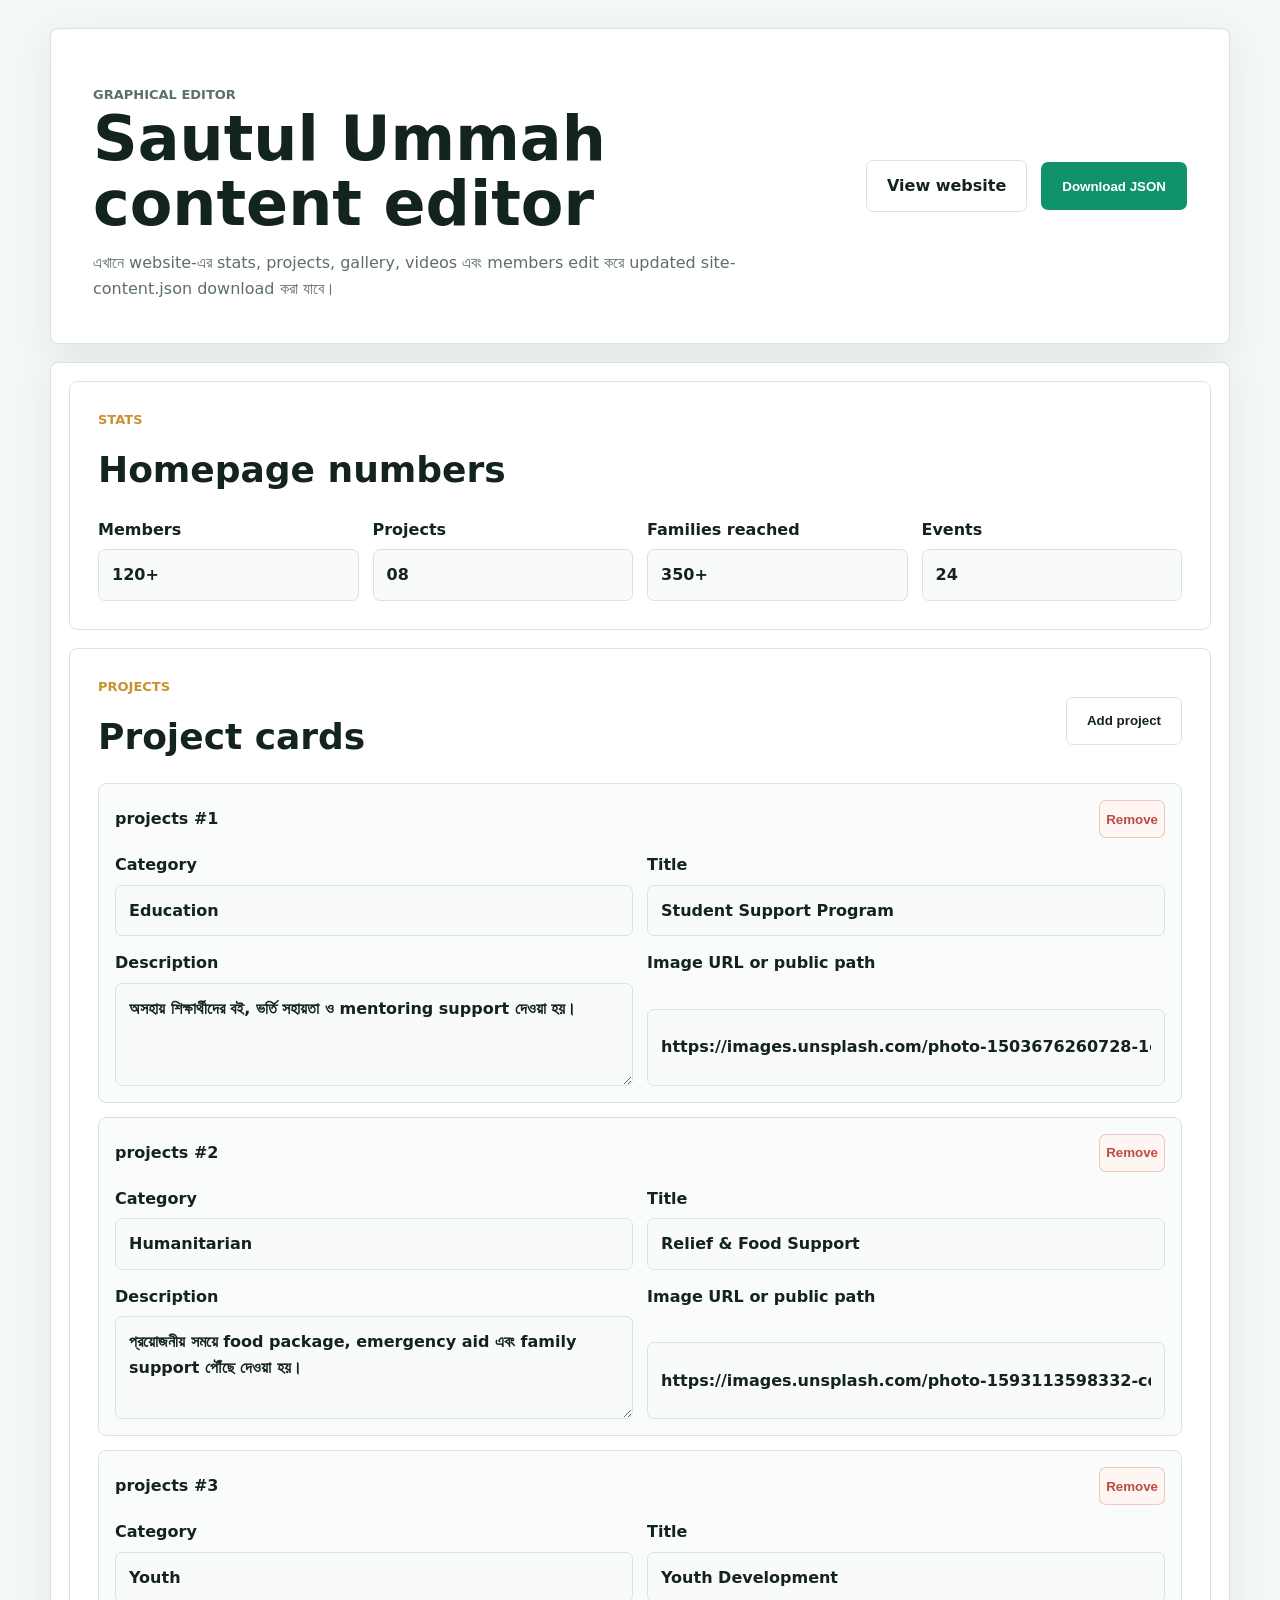
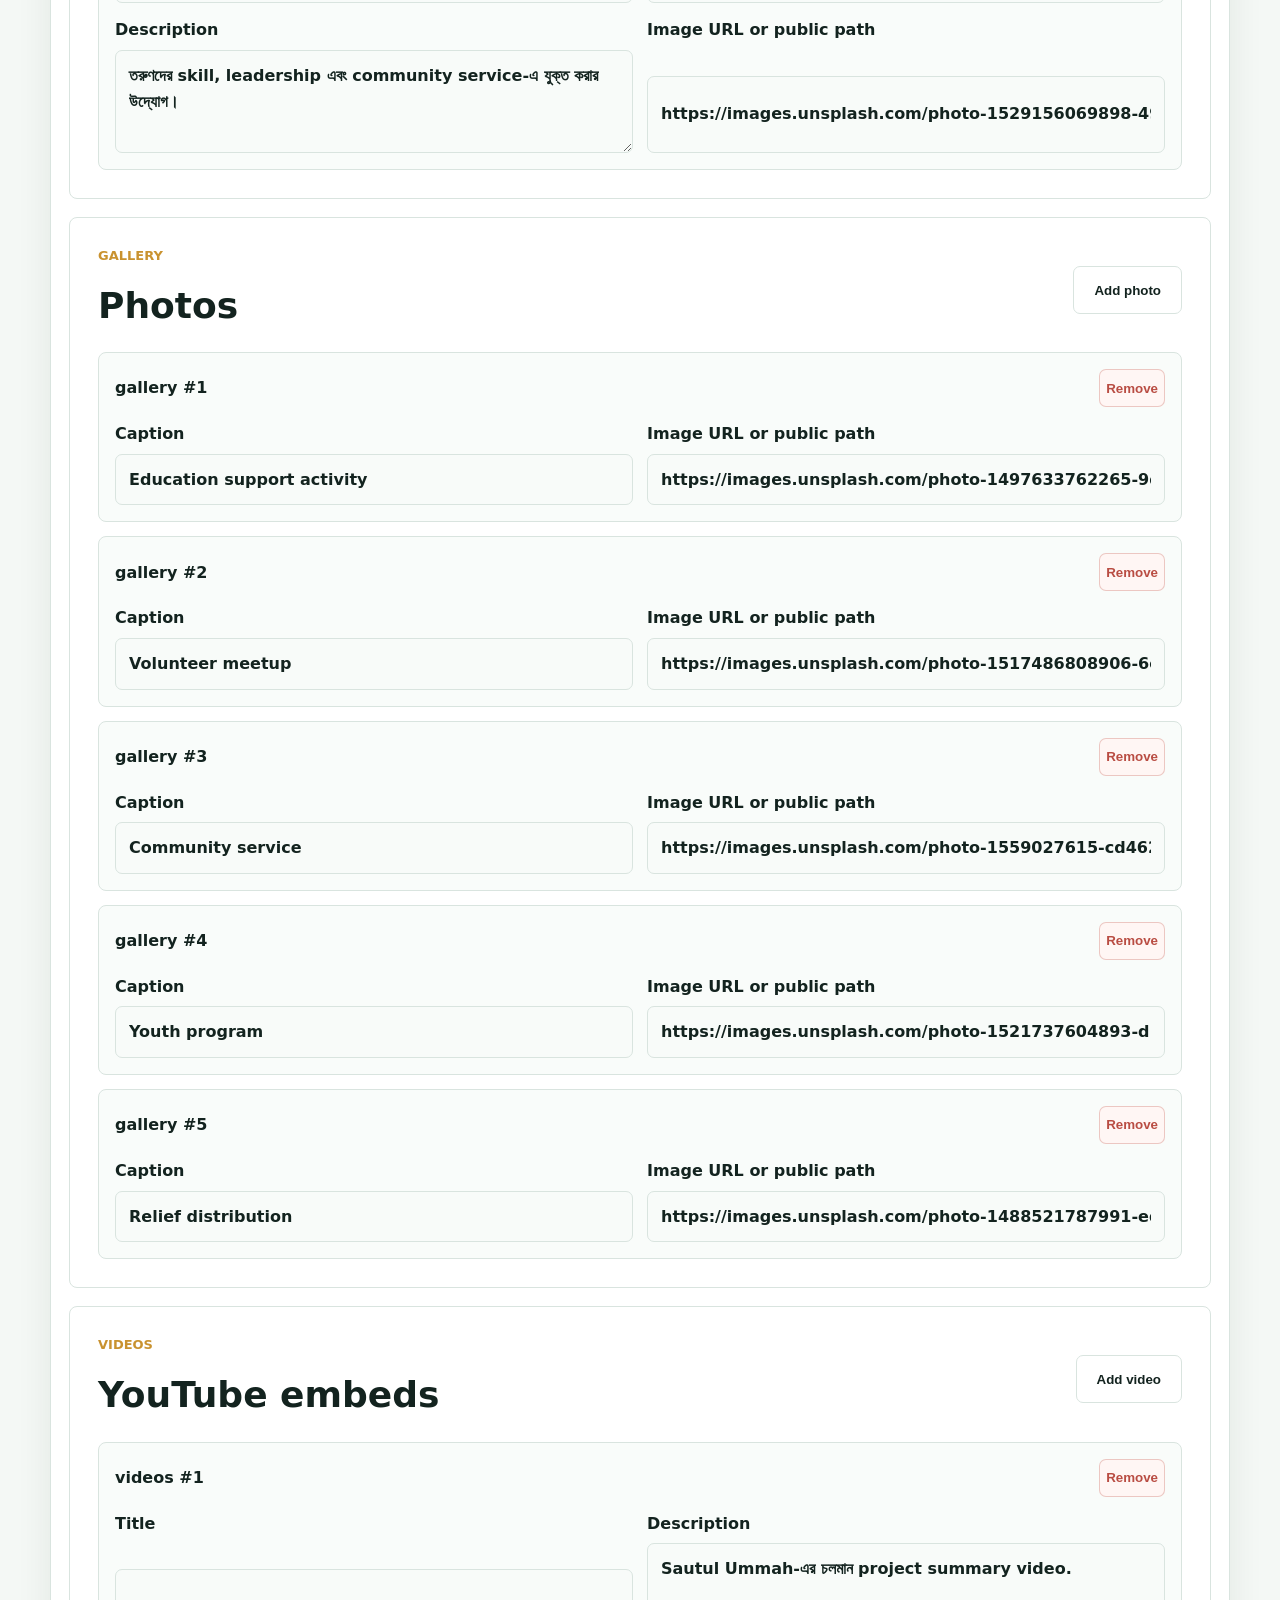
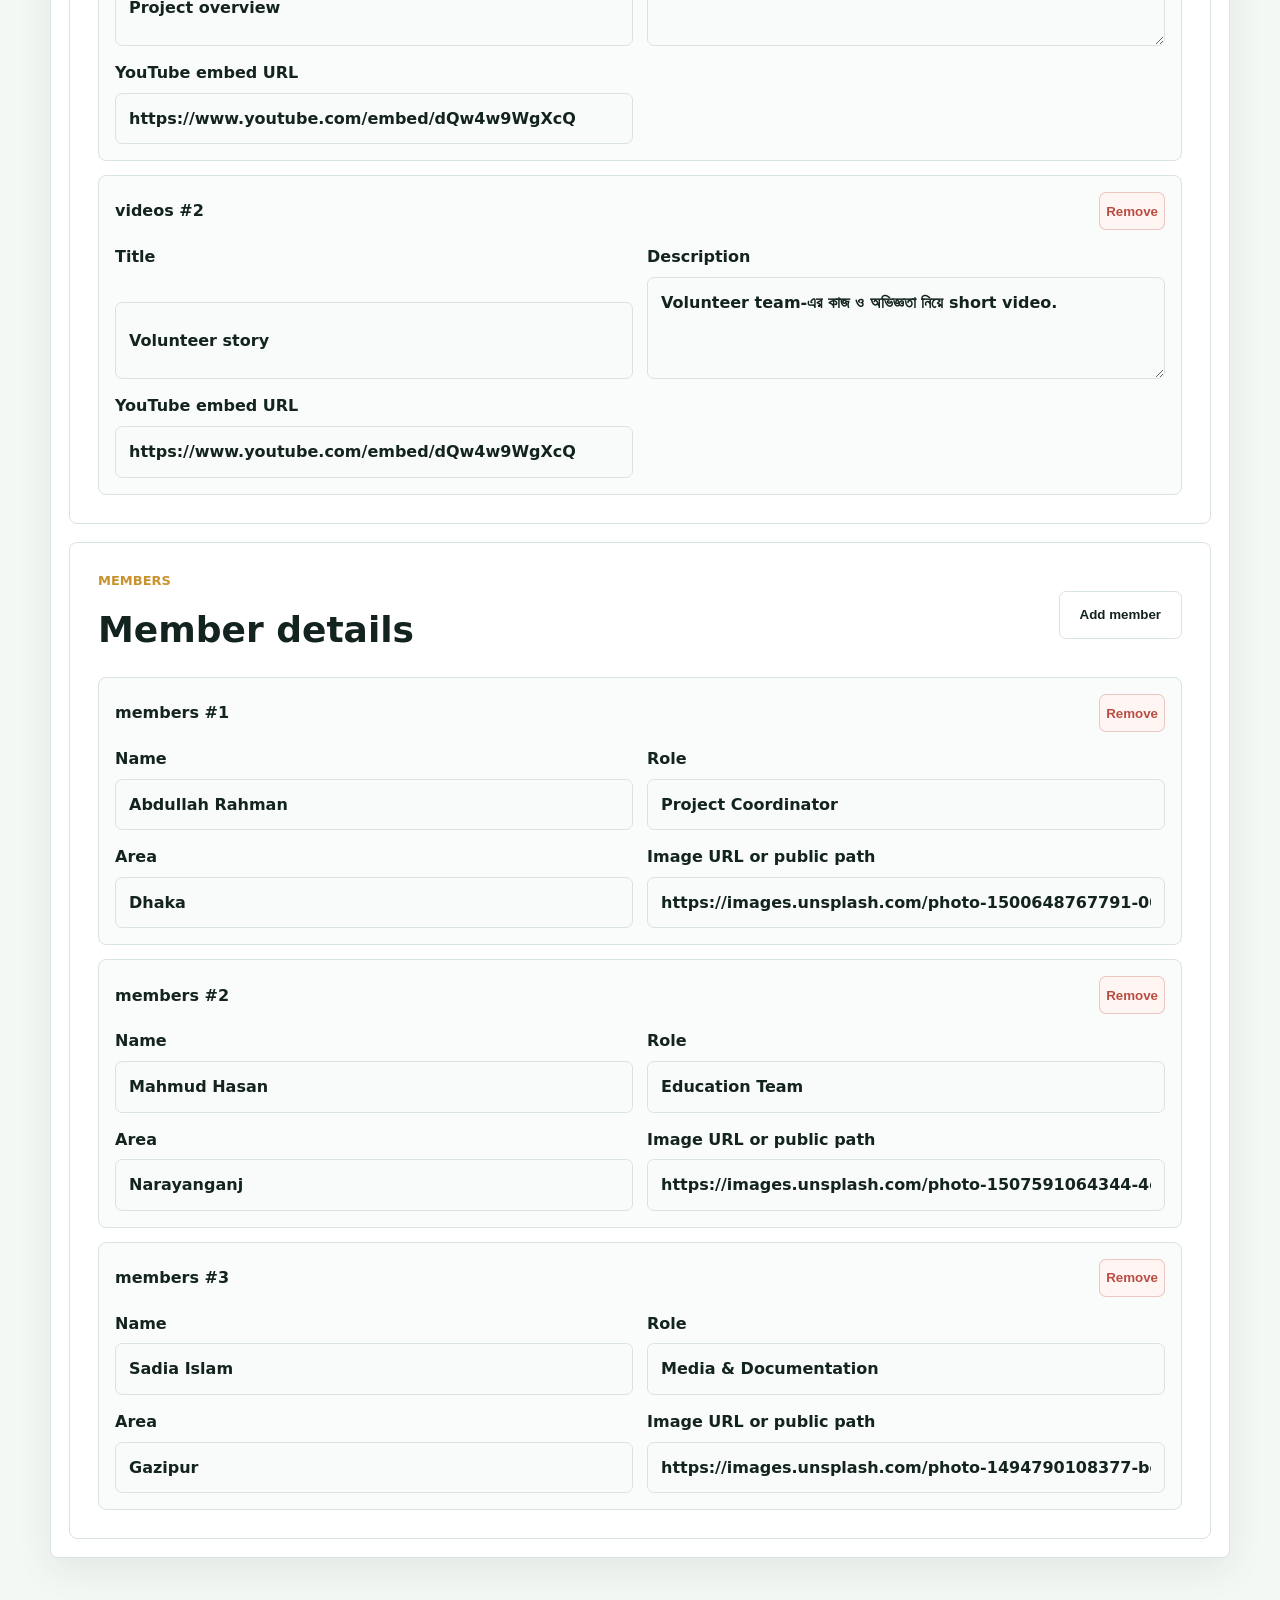
<file: admin.html>
<!doctype html>
<html lang="bn">
  <head>
    <meta charset="utf-8" />
    <meta name="viewport" content="width=device-width, initial-scale=1" />
    <title>Sautul Ummah Admin Editor</title>
    <link rel="stylesheet" href="styles.css" />
  </head>
  <body class="admin-body">
    <main class="admin-shell">
      <section class="admin-hero">
        <div>
          <p class="eyebrow">Graphical editor</p>
          <h1>Sautul Ummah content editor</h1>
          <p>
            এখানে website-এর stats, projects, gallery, videos এবং members edit করে
            updated site-content.json download করা যাবে।
          </p>
        </div>
        <div class="admin-actions">
          <a class="button secondary" href="index.html">View website</a>
          <button class="button primary" id="downloadContent" type="button">Download JSON</button>
        </div>
      </section>

      <form class="admin-panel" id="adminForm">
        <section class="editor-section">
          <div class="section-heading">
            <p class="eyebrow">Stats</p>
            <h2>Homepage numbers</h2>
          </div>
          <div class="admin-grid two">
            <label>Members <input name="stats.members" type="text" /></label>
            <label>Projects <input name="stats.projects" type="text" /></label>
            <label>Families reached <input name="stats.families" type="text" /></label>
            <label>Events <input name="stats.events" type="text" /></label>
          </div>
        </section>

        <section class="editor-section">
          <div class="editor-title">
            <div>
              <p class="eyebrow">Projects</p>
              <h2>Project cards</h2>
            </div>
            <button class="button secondary" data-add="projects" type="button">Add project</button>
          </div>
          <div class="editor-list" id="projectsEditor"></div>
        </section>

        <section class="editor-section">
          <div class="editor-title">
            <div>
              <p class="eyebrow">Gallery</p>
              <h2>Photos</h2>
            </div>
            <button class="button secondary" data-add="gallery" type="button">Add photo</button>
          </div>
          <div class="editor-list" id="galleryEditor"></div>
        </section>

        <section class="editor-section">
          <div class="editor-title">
            <div>
              <p class="eyebrow">Videos</p>
              <h2>YouTube embeds</h2>
            </div>
            <button class="button secondary" data-add="videos" type="button">Add video</button>
          </div>
          <div class="editor-list" id="videosEditor"></div>
        </section>

        <section class="editor-section">
          <div class="editor-title">
            <div>
              <p class="eyebrow">Members</p>
              <h2>Member details</h2>
            </div>
            <button class="button secondary" data-add="members" type="button">Add member</button>
          </div>
          <div class="editor-list" id="membersEditor"></div>
        </section>
      </form>
    </main>

    <template id="editorCardTemplate">
      <article class="editor-card">
        <div class="editor-card-head">
          <strong></strong>
          <button type="button">Remove</button>
        </div>
        <div class="admin-grid"></div>
      </article>
    </template>

    <script src="admin.js"></script>
  </body>
</html>
</file>
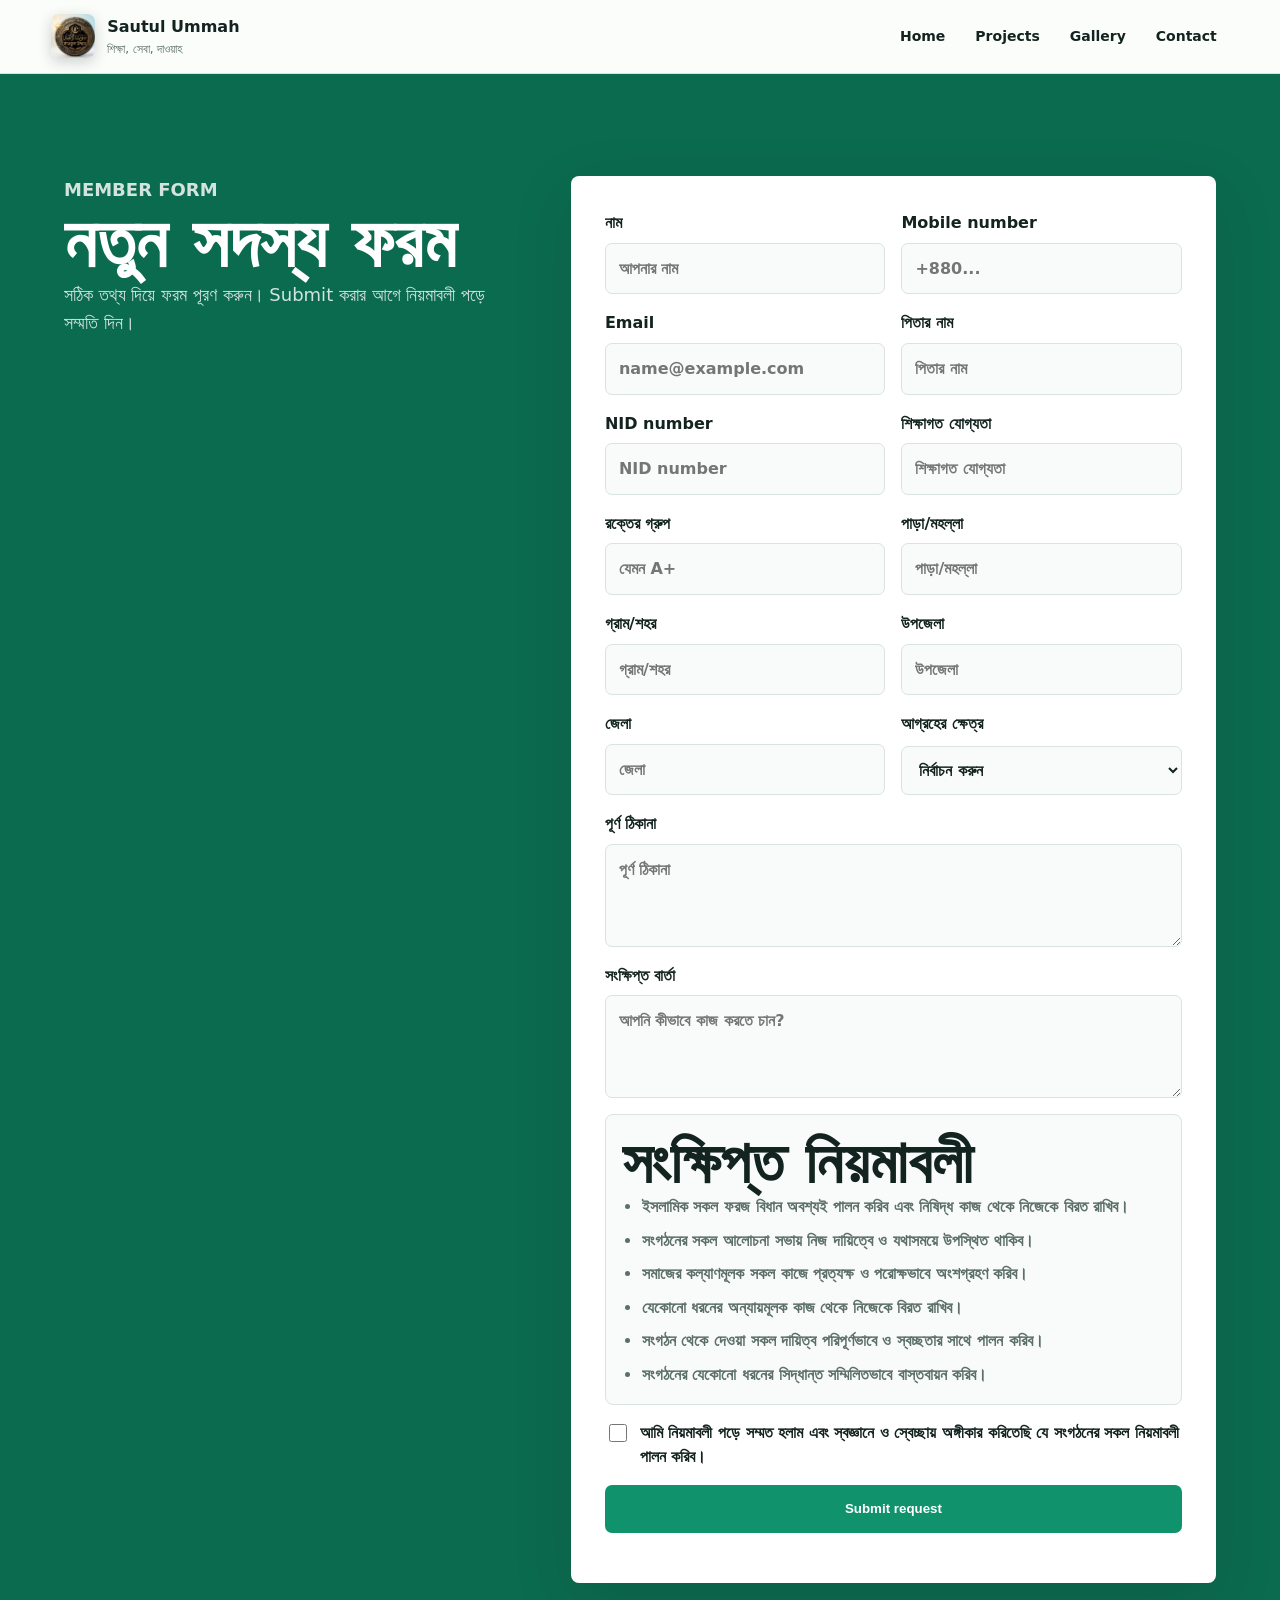
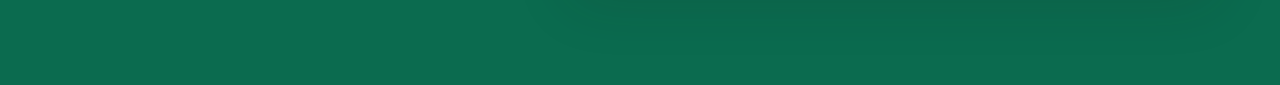
<file: signup.html>
<!doctype html>
<html lang="bn">
  <head>
    <meta charset="utf-8" />
    <meta name="viewport" content="width=device-width, initial-scale=1" />
    <meta name="description" content="Sautul Ummah member signup form." />
    <title>সদস্য ফরম - Sautul Ummah</title>
    <link rel="stylesheet" href="styles.css?v=3" />
  </head>
  <body>
    <header class="site-header">
      <a class="brand" href="index.html" aria-label="Sautul Ummah home">
        <img
          class="brand-logo"
          src="public/sautul-ummah-logo.png"
          alt="Sautul Ummah logo"
          width="44"
          height="44"
          style="width: 44px; height: 44px; max-width: 44px; flex: 0 0 44px; object-fit: cover;"
        />
        <span>
          <strong>Sautul Ummah</strong>
          <small>শিক্ষা, সেবা, দাওয়াহ</small>
        </span>
      </a>

      <nav class="site-nav signup-page-nav" aria-label="Primary navigation">
        <a href="index.html">Home</a>
        <a href="index.html#projects">Projects</a>
        <a href="index.html#gallery">Gallery</a>
        <a href="index.html#contact">Contact</a>
      </nav>
    </header>

    <main>
      <section class="section signup-section standalone-signup" id="signup">
        <div class="signup-copy">
          <p class="eyebrow">Member form</p>
          <h1>নতুন সদস্য ফরম</h1>
          <p>সঠিক তথ্য দিয়ে ফরম পূরণ করুন। Submit করার আগে নিয়মাবলী পড়ে সম্মতি দিন।</p>
        </div>
        <form class="signup-form" id="signupForm">
          <label>
            নাম
            <input name="name" type="text" placeholder="আপনার নাম" required />
          </label>
          <label>
            Mobile number
            <input name="phone" type="tel" placeholder="+880..." required />
          </label>
          <label>
            Email
            <input name="email" type="email" placeholder="name@example.com" />
          </label>
          <label>
            পিতার নাম
            <input name="fatherName" type="text" placeholder="পিতার নাম" required />
          </label>
          <label>
            NID number
            <input name="nid" type="text" placeholder="NID number" />
          </label>
          <label>
            শিক্ষাগত যোগ্যতা
            <input name="education" type="text" placeholder="শিক্ষাগত যোগ্যতা" required />
          </label>
          <label>
            রক্তের গ্রুপ
            <input name="bloodGroup" type="text" placeholder="যেমন A+" />
          </label>
          <label>
            পাড়া/মহল্লা
            <input name="neighborhood" type="text" placeholder="পাড়া/মহল্লা" required />
          </label>
          <label>
            গ্রাম/শহর
            <input name="villageCity" type="text" placeholder="গ্রাম/শহর" required />
          </label>
          <label>
            উপজেলা
            <input name="upazila" type="text" placeholder="উপজেলা" required />
          </label>
          <label>
            জেলা
            <input name="district" type="text" placeholder="জেলা" required />
          </label>
          <label>
            আগ্রহের ক্ষেত্র
            <select name="interest" required>
              <option value="">নির্বাচন করুন</option>
              <option>শিক্ষা সহায়তা</option>
              <option>মানবিক সেবা</option>
              <option>মিডিয়া টিম</option>
              <option>ইভেন্ট ব্যবস্থাপনা</option>
              <option>সাধারণ স্বেচ্ছাসেবক</option>
            </select>
          </label>
          <label class="full">
            পূর্ণ ঠিকানা
            <textarea name="address" rows="3" placeholder="পূর্ণ ঠিকানা" required></textarea>
          </label>
          <label class="full">
            সংক্ষিপ্ত বার্তা
            <textarea name="message" rows="3" placeholder="আপনি কীভাবে কাজ করতে চান?"></textarea>
          </label>
          <div class="rules-box full">
            <h2>সংক্ষিপ্ত নিয়মাবলী</h2>
            <ul>
              <li>ইসলামিক সকল ফরজ বিধান অবশ্যই পালন করিব এবং নিষিদ্ধ কাজ থেকে নিজেকে বিরত রাখিব।</li>
              <li>সংগঠনের সকল আলোচনা সভায় নিজ দায়িত্বে ও যথাসময়ে উপস্থিত থাকিব।</li>
              <li>সমাজের কল্যাণমূলক সকল কাজে প্রত্যক্ষ ও পরোক্ষভাবে অংশগ্রহণ করিব।</li>
              <li>যেকোনো ধরনের অন্যায়মূলক কাজ থেকে নিজেকে বিরত রাখিব।</li>
              <li>সংগঠন থেকে দেওয়া সকল দায়িত্ব পরিপূর্ণভাবে ও স্বচ্ছতার সাথে পালন করিব।</li>
              <li>সংগঠনের যেকোনো ধরনের সিদ্ধান্ত সম্মিলিতভাবে বাস্তবায়ন করিব।</li>
            </ul>
          </div>
          <label class="consent-check full">
            <input name="rulesAgreement" type="checkbox" value="হ্যাঁ" required />
            আমি নিয়মাবলী পড়ে সম্মত হলাম এবং স্বজ্ঞানে ও স্বেচ্ছায় অঙ্গীকার করিতেছি যে সংগঠনের সকল নিয়মাবলী পালন করিব।
          </label>
          <button class="button primary full" type="submit">Submit request</button>
          <p class="form-status" id="formStatus" role="status"></p>
        </form>
      </section>
    </main>

    <script src="script.js?v=3"></script>
  </body>
</html>
</file>
<file: styles.css>
:root {
  --ink: #13231f;
  --muted: #5c6f68;
  --line: #d9e4df;
  --paper: #fbfdfb;
  --soft: #edf6f1;
  --green: #0b6b4f;
  --green-2: #10936d;
  --gold: #c9922f;
  --red: #b94d43;
  --white: #ffffff;
  --shadow: 0 18px 60px rgba(19, 35, 31, 0.14);
}

* {
  box-sizing: border-box;
}

html {
  scroll-behavior: smooth;
}

body {
  margin: 0;
  color: var(--ink);
  background: var(--paper);
  font-family: Inter, ui-sans-serif, system-ui, -apple-system, BlinkMacSystemFont, "Segoe UI", sans-serif;
  line-height: 1.6;
}

img,
iframe {
  display: block;
  max-width: 100%;
}

a {
  color: inherit;
  text-decoration: none;
}

.site-header {
  position: sticky;
  top: 0;
  z-index: 20;
  display: flex;
  align-items: center;
  justify-content: space-between;
  gap: 24px;
  padding: 14px clamp(18px, 4vw, 56px);
  background: rgba(251, 253, 251, 0.92);
  border-bottom: 1px solid var(--line);
  backdrop-filter: blur(16px);
}

.brand {
  display: inline-flex;
  align-items: center;
  gap: 12px;
  min-width: max-content;
}

.brand-logo {
  width: 44px;
  height: 44px;
  border-radius: 8px;
  object-fit: cover;
  object-position: center;
  box-shadow: 0 4px 14px rgba(19, 35, 31, 0.2);
}

.brand strong,
.brand small {
  display: block;
}

.brand small {
  color: var(--muted);
  font-size: 12px;
}

.site-nav {
  display: flex;
  align-items: center;
  gap: 6px;
  font-size: 14px;
  font-weight: 700;
}

.site-nav a {
  padding: 10px 12px;
  border-radius: 7px;
}

.site-nav a:hover {
  background: var(--soft);
}

.site-nav .nav-cta {
  color: var(--white);
  background: var(--green);
}

.nav-toggle {
  display: none;
  width: 42px;
  height: 42px;
  border: 1px solid var(--line);
  border-radius: 7px;
  background: var(--white);
}

.nav-toggle span {
  display: block;
  width: 18px;
  height: 2px;
  margin: 4px auto;
  background: var(--ink);
}

.hero {
  position: relative;
  min-height: min(760px, calc(100vh - 72px));
  display: grid;
  align-items: end;
  overflow: hidden;
  color: var(--white);
}

.hero-media {
  position: absolute;
  inset: 0;
  background:
    linear-gradient(90deg, rgba(6, 35, 28, 0.88), rgba(6, 35, 28, 0.42), rgba(6, 35, 28, 0.15)),
    url("https://images.unsplash.com/photo-1593113598332-cd288d649433?auto=format&fit=crop&w=1800&q=82") center/cover;
}

.hero-content {
  position: relative;
  width: min(760px, 100%);
  padding: clamp(70px, 14vw, 150px) clamp(18px, 5vw, 70px) clamp(64px, 9vw, 110px);
}

.eyebrow {
  margin: 0 0 10px;
  color: var(--gold);
  font-size: 13px;
  font-weight: 800;
  letter-spacing: 0;
  text-transform: uppercase;
}

.hero h1,
.section h2 {
  margin: 0;
  line-height: 1.05;
  letter-spacing: 0;
}

.hero h1 {
  font-size: clamp(48px, 8vw, 104px);
}

.hero p:not(.eyebrow) {
  max-width: 620px;
  margin: 18px 0 0;
  color: rgba(255, 255, 255, 0.9);
  font-size: clamp(18px, 2vw, 24px);
}

.hero-actions,
.row-heading,
.donate-section {
  display: flex;
  align-items: center;
  justify-content: space-between;
  gap: 18px;
  flex-wrap: wrap;
}

.hero-actions {
  justify-content: flex-start;
  margin-top: 30px;
}

.button {
  display: inline-flex;
  align-items: center;
  justify-content: center;
  min-height: 48px;
  padding: 12px 20px;
  border: 1px solid transparent;
  border-radius: 7px;
  font-weight: 800;
  cursor: pointer;
}

.button.primary {
  color: var(--white);
  background: var(--green-2);
}

.button.secondary {
  color: var(--ink);
  background: var(--white);
  border-color: var(--line);
}

.text-link {
  color: var(--green);
  font-weight: 800;
}

.stats-band {
  display: grid;
  grid-template-columns: repeat(4, 1fr);
  background: var(--green);
  color: var(--white);
}

.stats-band div {
  padding: 26px clamp(18px, 4vw, 52px);
  border-right: 1px solid rgba(255, 255, 255, 0.18);
}

.stats-band strong {
  display: block;
  font-size: clamp(28px, 4vw, 46px);
  line-height: 1;
}

.stats-band span {
  color: rgba(255, 255, 255, 0.78);
  font-weight: 700;
}

.section {
  padding: clamp(58px, 8vw, 104px) clamp(18px, 5vw, 70px);
}

.section-heading {
  max-width: 820px;
  margin-bottom: 28px;
}

.section h2 {
  font-size: clamp(32px, 5vw, 60px);
}

.intro-section {
  background: var(--white);
}

.intro-grid,
.split-section {
  display: grid;
  grid-template-columns: 0.9fr 1.1fr;
  gap: clamp(24px, 5vw, 70px);
  align-items: start;
}

.intro-grid p,
.split-section p,
.signup-copy p,
.donate-section p {
  margin: 0;
  color: var(--muted);
  font-size: 18px;
}

.project-grid {
  display: grid;
  grid-template-columns: repeat(3, minmax(0, 1fr));
  gap: 20px;
}

.project-card,
.video-card,
.member-card {
  background: var(--white);
  border: 1px solid var(--line);
  border-radius: 8px;
  overflow: hidden;
  box-shadow: 0 10px 30px rgba(19, 35, 31, 0.07);
}

.project-card img {
  width: 100%;
  aspect-ratio: 4 / 3;
  object-fit: cover;
}

.project-card div,
.video-card,
.member-card div {
  padding: 18px;
}

.project-card span,
.member-card span {
  color: var(--gold);
  font-size: 13px;
  font-weight: 800;
}

.project-card h3,
.video-card h3,
.member-card h3 {
  margin: 8px 0;
  font-size: 22px;
  line-height: 1.2;
}

.project-card p,
.video-card p,
.member-card p {
  margin: 0;
  color: var(--muted);
}

.gallery-section {
  background: var(--soft);
}

.section-note {
  color: var(--muted);
  font-size: 14px;
  font-weight: 700;
}

.gallery-grid {
  display: grid;
  grid-template-columns: 1.15fr 0.85fr 1fr;
  gap: 16px;
}

.gallery-item {
  position: relative;
  min-height: 260px;
  margin: 0;
  overflow: hidden;
  border-radius: 8px;
  background: var(--green);
}

.gallery-item:first-child {
  grid-row: span 2;
}

.gallery-item img {
  width: 100%;
  height: 100%;
  min-height: inherit;
  object-fit: cover;
}

.gallery-item figcaption {
  position: absolute;
  left: 14px;
  right: 14px;
  bottom: 14px;
  padding: 10px 12px;
  border-radius: 7px;
  color: var(--white);
  background: rgba(12, 34, 29, 0.78);
  font-weight: 800;
}

.video-grid {
  display: grid;
  grid-template-columns: repeat(2, minmax(0, 1fr));
  gap: 22px;
}

.video-frame {
  aspect-ratio: 16 / 9;
  overflow: hidden;
  border-radius: 8px;
  background: #0d1815;
}

.video-frame iframe {
  width: 100%;
  height: 100%;
  border: 0;
}

.split-section {
  background: var(--white);
}

.member-list {
  display: grid;
  gap: 14px;
}

.member-card {
  display: grid;
  grid-template-columns: 86px 1fr;
  align-items: center;
}

.member-card img {
  width: 86px;
  height: 100%;
  min-height: 110px;
  object-fit: cover;
}

.signup-section {
  display: grid;
  grid-template-columns: 0.8fr 1.2fr;
  gap: clamp(26px, 6vw, 90px);
  background: var(--green);
  color: var(--white);
}

.signup-teaser {
  display: flex;
  align-items: center;
  justify-content: space-between;
  gap: 22px;
  flex-wrap: wrap;
  background: var(--green);
  color: var(--white);
}

.signup-teaser h2 {
  margin: 0;
}

.signup-teaser p {
  max-width: 720px;
  margin: 12px 0 0;
  color: rgba(255, 255, 255, 0.82);
  font-size: 18px;
}

.standalone-signup {
  min-height: calc(100vh - 73px);
}

.standalone-signup .signup-copy h1 {
  margin: 0;
  font-size: clamp(36px, 6vw, 72px);
  line-height: 1.05;
}

.signup-section .eyebrow,
.signup-section p {
  color: rgba(255, 255, 255, 0.82);
}

.signup-form {
  display: grid;
  grid-template-columns: repeat(2, minmax(0, 1fr));
  gap: 16px;
  padding: clamp(18px, 4vw, 34px);
  border-radius: 8px;
  background: var(--white);
  color: var(--ink);
  box-shadow: var(--shadow);
}

.signup-form label {
  display: grid;
  gap: 7px;
  font-weight: 800;
}

.signup-form .full {
  grid-column: 1 / -1;
}

.rules-box {
  padding: 16px;
  border: 1px solid var(--line);
  border-radius: 8px;
  background: #f8fbf9;
}

.rules-box h3 {
  margin: 0 0 10px;
  font-size: 20px;
}

.rules-box ul {
  display: grid;
  gap: 8px;
  margin: 0;
  padding-left: 20px;
  color: var(--muted);
  font-weight: 700;
}

.consent-check {
  display: flex !important;
  grid-template-columns: none !important;
  align-items: flex-start;
  gap: 10px !important;
  color: var(--ink);
  line-height: 1.5;
}

.consent-check input {
  width: 18px;
  min-width: 18px;
  height: 18px;
  margin-top: 3px;
}

input,
select,
textarea {
  width: 100%;
  border: 1px solid var(--line);
  border-radius: 7px;
  padding: 12px 13px;
  color: var(--ink);
  background: #f8fbf9;
  font: inherit;
}

textarea {
  resize: vertical;
}

.form-status {
  grid-column: 1 / -1;
  margin: 0;
  color: var(--green);
  font-weight: 800;
}

.donate-section {
  background: #f6efe3;
}

.site-footer {
  display: flex;
  justify-content: space-between;
  gap: 20px;
  padding: 34px clamp(18px, 5vw, 70px);
  background: #10251f;
  color: var(--white);
}

.site-footer p {
  margin: 6px 0 0;
  color: rgba(255, 255, 255, 0.72);
}

.site-footer a {
  display: block;
  color: rgba(255, 255, 255, 0.82);
  text-align: right;
}

.admin-body {
  background: #f4f8f5;
}

.admin-shell {
  width: min(1180px, calc(100% - 28px));
  margin: 0 auto;
  padding: 28px 0 60px;
}

.admin-hero,
.admin-panel,
.editor-section {
  border: 1px solid var(--line);
  border-radius: 8px;
  background: var(--white);
  box-shadow: 0 12px 36px rgba(19, 35, 31, 0.08);
}

.admin-hero {
  display: flex;
  align-items: center;
  justify-content: space-between;
  gap: 24px;
  padding: clamp(22px, 4vw, 42px);
}

.admin-hero h1 {
  margin: 0;
  font-size: clamp(34px, 5vw, 62px);
  line-height: 1.05;
}

.admin-hero p {
  max-width: 720px;
  margin: 14px 0 0;
  color: var(--muted);
}

.admin-actions,
.editor-title {
  display: flex;
  align-items: center;
  justify-content: space-between;
  gap: 14px;
  flex-wrap: wrap;
}

.admin-actions {
  min-width: max-content;
}

.admin-panel {
  display: grid;
  gap: 18px;
  margin-top: 18px;
  padding: 18px;
}

.editor-section {
  padding: clamp(18px, 3vw, 28px);
  box-shadow: none;
}

.editor-section .section-heading {
  margin-bottom: 18px;
}

.editor-section h2 {
  margin: 0;
  font-size: clamp(24px, 3vw, 36px);
}

.admin-grid {
  display: grid;
  grid-template-columns: repeat(2, minmax(0, 1fr));
  gap: 14px;
}

.admin-grid.two {
  grid-template-columns: repeat(4, minmax(0, 1fr));
}

.admin-grid label {
  display: grid;
  gap: 7px;
  color: var(--ink);
  font-weight: 800;
}

.editor-list {
  display: grid;
  gap: 14px;
  margin-top: 18px;
}

.editor-card {
  padding: 16px;
  border: 1px solid var(--line);
  border-radius: 8px;
  background: #f9fcfa;
}

.editor-card-head {
  display: flex;
  align-items: center;
  justify-content: space-between;
  gap: 12px;
  margin-bottom: 14px;
}

.editor-card-head button {
  min-height: 38px;
  border: 1px solid rgba(185, 77, 67, 0.28);
  border-radius: 7px;
  color: var(--red);
  background: #fff6f4;
  font-weight: 800;
  cursor: pointer;
}

@media (max-width: 920px) {
  .nav-toggle {
    display: block;
  }

  .site-nav {
    position: absolute;
    left: 18px;
    right: 18px;
    top: 74px;
    display: none;
    flex-direction: column;
    align-items: stretch;
    padding: 12px;
    background: var(--white);
    border: 1px solid var(--line);
    border-radius: 8px;
    box-shadow: var(--shadow);
  }

  .site-nav.is-open {
    display: flex;
  }

  .stats-band,
  .project-grid,
  .video-grid,
  .intro-grid,
  .split-section,
  .signup-section,
  .admin-grid.two {
    grid-template-columns: 1fr;
  }

  .gallery-grid {
    grid-template-columns: 1fr 1fr;
  }
}

@media (max-width: 640px) {
  .site-header {
    padding-inline: 14px;
  }

  .hero {
    min-height: 680px;
  }

  .hero-media {
    background:
      linear-gradient(180deg, rgba(6, 35, 28, 0.35), rgba(6, 35, 28, 0.88)),
      url("https://images.unsplash.com/photo-1593113598332-cd288d649433?auto=format&fit=crop&w=1200&q=82") center/cover;
  }

  .stats-band,
  .gallery-grid,
  .signup-form {
    grid-template-columns: 1fr;
  }

  .stats-band div {
    border-right: 0;
    border-bottom: 1px solid rgba(255, 255, 255, 0.18);
  }

  .member-card {
    grid-template-columns: 74px 1fr;
  }

  .member-card img {
    width: 74px;
  }

  .site-footer {
    display: grid;
  }

  .site-footer a {
    text-align: left;
  }

  .admin-hero,
  .admin-actions,
  .admin-grid {
    display: grid;
    grid-template-columns: 1fr;
  }
}
</file>
